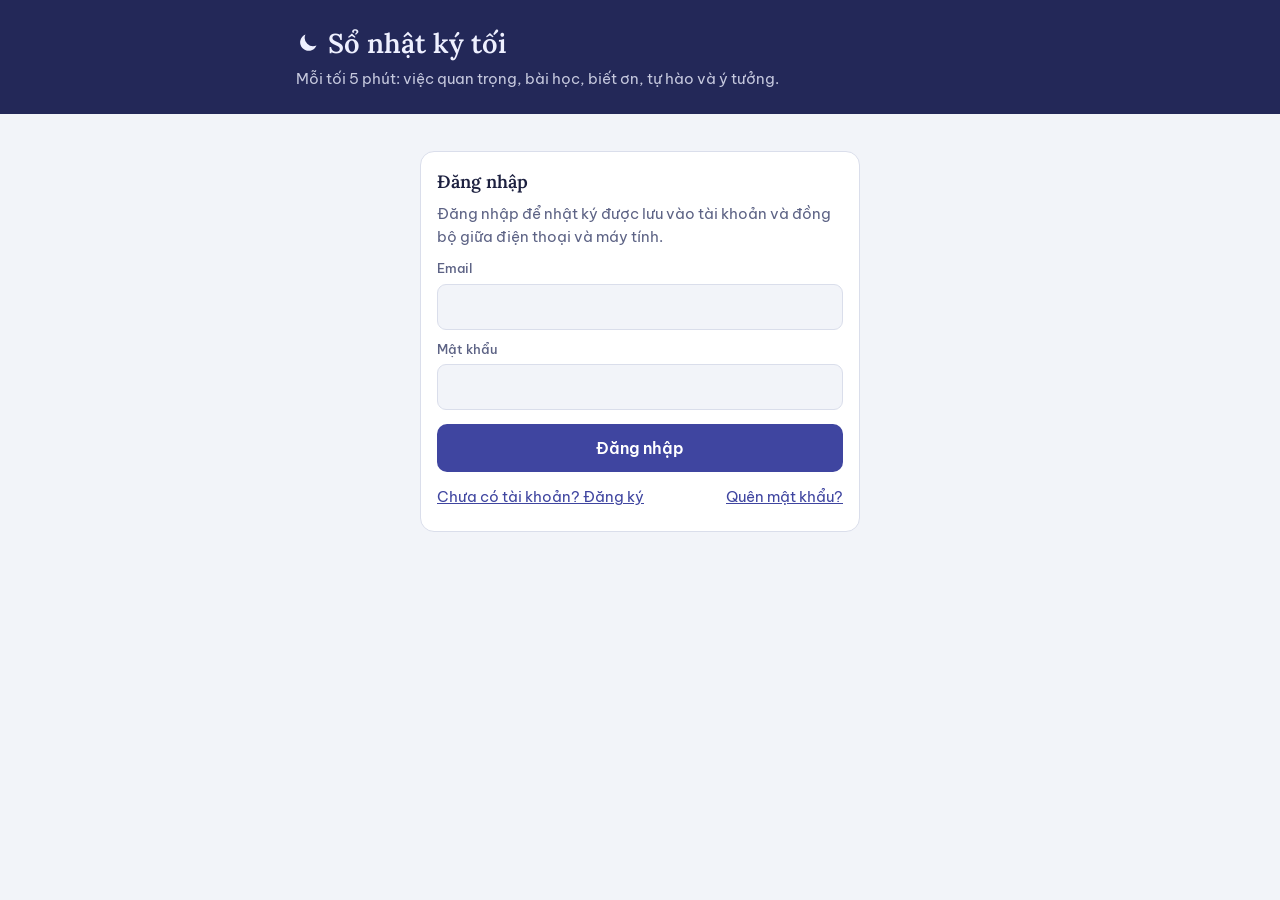
<file: nhat-ky/index.html>
<!doctype html>
<html lang="vi">
<head>
<meta charset="utf-8">
<meta name="viewport" content="width=device-width,initial-scale=1,viewport-fit=cover">
<title>Sổ nhật ký tối</title>
<meta name="description" content="Mỗi tối 5 phút: việc quan trọng, bài học, biết ơn, tự hào và ý tưởng. Miễn phí, đồng bộ giữa điện thoại và máy tính.">
<meta name="theme-color" content="#232858">
<meta name="apple-mobile-web-app-capable" content="yes">
<meta name="mobile-web-app-capable" content="yes">
<meta name="apple-mobile-web-app-status-bar-style" content="black-translucent">
<meta name="apple-mobile-web-app-title" content="Nhật ký tối">
<link rel="manifest" href="manifest.webmanifest">
<link rel="icon" href="icon-192.png" type="image/png">
<link rel="apple-touch-icon" href="apple-touch-icon.png">
<meta property="og:title" content="Sổ nhật ký tối">
<meta property="og:description" content="Mỗi tối 5 phút cho 5 câu hỏi. Cài lên điện thoại như một app, miễn phí.">
<meta property="og:image" content="icon-512.png">
<link rel="preconnect" href="https://fonts.googleapis.com">
<link rel="preconnect" href="https://fonts.gstatic.com" crossorigin>
<link rel="stylesheet" href="https://fonts.googleapis.com/css2?family=Be+Vietnam+Pro:wght@400;500;600&family=Lora:wght@500;600&display=swap">
<style>
:root{
  --bg:#F2F4F9; --surface:#FFFFFF; --ink:#1D2140; --muted:#5D6385; --line:#DADEEB;
  --accent:#3F45A0; --accent-soft:#E6E7F6; --warm:#B7761F; --warm-soft:#F6EBDA; --ok:#2E7D5B; --danger:#B3261E;
  --sky:#232858; --sky-ink:#EEF0FF;
  --f-display:"Lora",Georgia,"Times New Roman",serif;
  --f-body:"Be Vietnam Pro",system-ui,-apple-system,"Segoe UI",Roboto,sans-serif;
  color-scheme:light;
}
@media (prefers-color-scheme:dark){:root:not([data-theme="light"]){
  --bg:#12142A; --surface:#1B1E3A; --ink:#E7E9F7; --muted:#A3A8C8; --line:#2F3358;
  --accent:#A5AAF2; --accent-soft:#2A2E5C; --warm:#E3B26A; --warm-soft:#3A2F22; --ok:#6FCB9F; --danger:#F2A39C;
  --sky:#0C0E22; --sky-ink:#E7E9F7; color-scheme:dark}}
:root[data-theme="dark"]{
  --bg:#12142A; --surface:#1B1E3A; --ink:#E7E9F7; --muted:#A3A8C8; --line:#2F3358;
  --accent:#A5AAF2; --accent-soft:#2A2E5C; --warm:#E3B26A; --warm-soft:#3A2F22; --ok:#6FCB9F; --danger:#F2A39C;
  --sky:#0C0E22; --sky-ink:#E7E9F7; color-scheme:dark}
*{box-sizing:border-box}
html{-webkit-text-size-adjust:100%}
body{margin:0;background:var(--bg);color:var(--ink);font-family:var(--f-body);font-size:16px;line-height:1.55}
[hidden]{display:none!important}
.hero{background:var(--sky);color:var(--sky-ink);padding-top:calc(env(safe-area-inset-top,0px) + 22px)}
.wrap{max-width:720px;margin:0 auto;padding-left:max(16px,env(safe-area-inset-left,0px));padding-right:max(16px,env(safe-area-inset-right,0px))}
.hero h1{font-family:var(--f-display);font-weight:600;font-size:1.7rem;margin:0;display:flex;align-items:center;gap:.5rem}
.hero p{margin:.2rem 0 1rem;opacity:.8;font-size:.95rem}
.tabs{display:flex;gap:2px}
.tab{appearance:none;border:0;background:transparent;color:inherit;font:inherit;font-weight:500;padding:.6rem .9rem;border-radius:10px 10px 0 0;cursor:pointer;opacity:.75}
.tab[aria-selected="true"]{background:var(--bg);color:var(--ink);opacity:1}
:focus-visible{outline:2px solid var(--accent);outline-offset:2px}
main{padding-block:14px calc(60px + env(safe-area-inset-bottom,0px))}
.note{font-size:.92rem;color:var(--ink);background:var(--accent-soft);border-radius:10px;padding:.65rem .85rem;margin-top:10px}
.note.warm{background:var(--warm-soft)}
.note button{margin-top:.5rem}
.daterow{display:flex;gap:8px;align-items:center;margin:6px 0}
.daterow input{flex:1;min-width:0;font:inherit;padding:.5rem .6rem;border:1px solid var(--line);border-radius:9px;background:var(--surface);color:var(--ink)}
.iconbtn{appearance:none;border:1px solid var(--line);background:var(--surface);color:var(--ink);border-radius:9px;width:44px;height:44px;font-size:1.2rem;cursor:pointer;flex:none}
.iconbtn:disabled{opacity:.4}
.daymeta{display:flex;justify-content:space-between;align-items:center;gap:8px;font-size:.9rem;color:var(--muted)}
.pill{font-size:.8rem;padding:.2rem .65rem;border-radius:99px;background:var(--accent-soft);color:var(--accent);font-weight:500;white-space:nowrap}
.pill.saved{background:transparent;border:1px solid var(--ok);color:var(--ok)}
section.sec{background:var(--surface);border:1px solid var(--line);border-radius:14px;padding:16px;margin-top:14px;display:grid;gap:10px}
.sec h2{font-family:var(--f-display);font-weight:600;font-size:1.12rem;margin:0;display:flex;gap:.6rem;align-items:baseline}
.sec h2 .n{font-family:var(--f-body);font-size:.72rem;letter-spacing:.06em;color:var(--muted);font-weight:600;white-space:nowrap}
.field{display:grid;gap:4px}
.field label{font-size:.84rem;color:var(--muted);font-weight:500}
textarea,input[type=time]{font:inherit;color:var(--ink);background:var(--bg);border:1px solid var(--line);border-radius:9px;padding:.55rem .7rem;width:100%}
textarea{resize:vertical;min-height:2.7rem}
.grat{display:grid;gap:6px;padding:10px;border-radius:10px;background:var(--warm-soft)}
.grat textarea{background:var(--surface)}
.btn{appearance:none;border:0;font:inherit;font-weight:600;padding:.7rem 1.2rem;border-radius:10px;background:var(--accent);color:var(--surface);cursor:pointer;min-height:44px}
.btn.ghost{background:transparent;color:var(--accent);border:1px solid var(--line)}
.btn.danger{background:transparent;color:var(--danger);border:1px solid var(--line)}
.btn:disabled{opacity:.55;cursor:default}
.row{display:flex;flex-wrap:wrap;gap:8px;align-items:center}
.ranges{display:flex;flex-wrap:wrap;gap:6px;margin:6px 0 14px}
.ranges button{font:inherit;font-size:.9rem;padding:.45rem .85rem;border-radius:99px;border:1px solid var(--line);background:var(--surface);color:var(--ink);cursor:pointer}
.ranges button[aria-pressed="true"]{background:var(--accent);color:var(--surface);border-color:var(--accent)}
.stats{display:grid;grid-template-columns:repeat(3,minmax(0,1fr));gap:8px}
.stat{background:var(--surface);border:1px solid var(--line);border-radius:12px;padding:12px}
.stat b{display:block;font-family:var(--f-display);font-size:1.5rem;font-variant-numeric:tabular-nums}
.stat span{font-size:.8rem;color:var(--muted)}
.calhead{display:flex;justify-content:space-between;align-items:center;margin-top:16px}
.calhead b{font-family:var(--f-display);font-weight:600}
.cal{display:grid;grid-template-columns:repeat(7,minmax(0,1fr));gap:4px;margin-top:8px}
.cal .h{font-size:.72rem;color:var(--muted);text-align:center}
.cal button{aspect-ratio:1;border:1px solid var(--line);border-radius:8px;background:var(--surface);color:var(--muted);font:inherit;font-size:.85rem;font-variant-numeric:tabular-nums;cursor:pointer;padding:0;min-width:0}
.cal button.on{background:var(--accent);border-color:var(--accent);color:var(--surface);font-weight:600}
.cal button.today{outline:2px solid var(--warm);outline-offset:-2px}
.cal button:disabled{opacity:.35;cursor:default}
.group{margin-top:20px}
.group h3{font-family:var(--f-display);font-size:1.05rem;margin:0 0 6px}
.group ul{list-style:none;margin:0;padding:0;display:grid;gap:6px}
.group li{background:var(--surface);border:1px solid var(--line);border-radius:10px;padding:.55rem .75rem;overflow-wrap:anywhere}
.group li .d{font-size:.75rem;color:var(--muted);font-variant-numeric:tabular-nums;margin-right:.4rem}
.group li .ctx{display:block;font-size:.88rem;color:var(--muted)}
.empty{color:var(--muted);font-style:italic}
.card{background:var(--surface);border:1px solid var(--line);border-radius:14px;padding:16px;margin-top:14px}
.card h2{font-family:var(--f-display);font-weight:600;font-size:1.12rem;margin:0 0 6px}
.card p{margin:.3rem 0 .7rem;color:var(--muted);font-size:.93rem}
.card ol{margin:.3rem 0 .4rem;padding-left:1.2rem;font-size:.93rem}
.toast{position:fixed;left:50%;bottom:calc(18px + env(safe-area-inset-bottom,0px));transform:translateX(-50%);background:var(--ink);color:var(--bg);padding:.6rem 1rem;border-radius:10px;font-size:.92rem;max-width:calc(100% - 32px);z-index:9}
body.need-auth .tabs,body.need-auth [role=tabpanel]:not(#view-auth),body.need-auth #installTip{display:none!important}
.auth{max-width:440px;margin:10px auto 0}
.auth .field{margin-top:10px}
.auth input[type=email],.auth input[type=password]{font:inherit;color:var(--ink);background:var(--bg);border:1px solid var(--line);border-radius:9px;padding:.6rem .7rem;width:100%}
.auth .btn{width:100%;margin-top:14px}
.linkbtn{appearance:none;border:0;background:none;color:var(--accent);font:inherit;font-size:.92rem;padding:.4rem 0;cursor:pointer;text-decoration:underline}
.msg{font-size:.92rem;margin-top:10px;padding:.6rem .8rem;border-radius:10px;background:var(--accent-soft)}
.msg.err{background:var(--warm-soft)}
.syncline{font-size:.82rem;color:var(--muted);margin:2px 0 0;min-height:1.2em}
footer{color:var(--muted);font-size:.8rem;text-align:center;margin-top:28px}
@media (max-width:400px){.hero h1{font-size:1.45rem}.tab{padding:.55rem .7rem}}
</style>
</head>
<body>
<div class="hero"><div class="wrap">
  <h1><svg width="24" height="24" viewBox="0 0 24 24" aria-hidden="true"><path fill="currentColor" d="M20.5 14.6A8.5 8.5 0 0 1 9.4 3.5a8.5 8.5 0 1 0 11.1 11.1Z"/></svg>Sổ nhật ký tối</h1>
  <p>Mỗi tối 5 phút: việc quan trọng, bài học, biết ơn, tự hào và ý tưởng.</p>
  <p class="syncline" id="syncLine" style="color:inherit;opacity:.7;margin-top:-.7rem;margin-bottom:.8rem"></p>
  <div class="tabs" role="tablist">
    <button class="tab" role="tab" id="tab-viet" aria-selected="true" aria-controls="view-viet">Viết</button>
    <button class="tab" role="tab" id="tab-tonghop" aria-selected="false" aria-controls="view-tonghop">Tổng hợp</button>
    <button class="tab" role="tab" id="tab-caidat" aria-selected="false" aria-controls="view-caidat">Cài đặt</button>
  </div>
</div></div>

<main class="wrap">
  <div id="installTip" class="note warm" hidden></div>

  <!-- ĐĂNG NHẬP -->
  <div id="view-auth" role="tabpanel" hidden>
    <div class="card auth">
      <h2 id="authTitle">Đăng nhập</h2>
      <p id="authLead">Đăng nhập để nhật ký được lưu vào tài khoản và đồng bộ giữa điện thoại và máy tính.</p>
      <form id="authForm" novalidate>
        <div class="field" id="emailField"><label for="email">Email</label><input type="email" id="email" autocomplete="email" inputmode="email" required></div>
        <div class="field" id="pwField"><label for="pw">Mật khẩu</label><input type="password" id="pw" autocomplete="current-password" minlength="6" required></div>
        <div class="field" id="pw2Field" hidden><label for="pw2">Nhập lại mật khẩu</label><input type="password" id="pw2" autocomplete="new-password" minlength="6"></div>
        <button class="btn" id="authBtn" type="submit">Đăng nhập</button>
      </form>
      <div id="authMsg" class="msg" hidden></div>
      <div class="row" style="justify-content:space-between;margin-top:8px">
        <button class="linkbtn" id="toSignup" type="button">Chưa có tài khoản? Đăng ký</button>
        <button class="linkbtn" id="toForgot" type="button">Quên mật khẩu?</button>
      </div>
      <button class="linkbtn" id="resendBtn" type="button" hidden>Gửi lại email xác nhận</button>
    </div>
  </div>

  <!-- VIẾT -->
  <div id="view-viet" role="tabpanel" aria-labelledby="tab-viet">
    <div class="daterow">
      <button class="iconbtn" id="prev" type="button" aria-label="Ngày trước">‹</button>
      <input type="date" id="date" aria-label="Ngày ghi">
      <button class="iconbtn" id="next" type="button" aria-label="Ngày sau">›</button>
    </div>
    <div class="daymeta"><span id="weekday"></span><span id="state" class="pill">Chưa ghi</span></div>

    <section class="sec">
      <h2><span class="n">MỤC 1</span>Ba việc quan trọng nhất hôm nay</h2>
      <div class="field"><label for="viec1">Việc 1</label><textarea id="viec1" rows="1"></textarea></div>
      <div class="field"><label for="viec2">Việc 2</label><textarea id="viec2" rows="1"></textarea></div>
      <div class="field"><label for="viec3">Việc 3</label><textarea id="viec3" rows="1"></textarea></div>
    </section>

    <section class="sec">
      <h2><span class="n">MỤC 2</span>Ba bài học của tôi</h2>
      <div class="field"><label for="hoc1">Bài học 1</label><textarea id="hoc1" rows="1"></textarea></div>
      <div class="field"><label for="hoc2">Bài học 2</label><textarea id="hoc2" rows="1"></textarea></div>
      <div class="field"><label for="hoc3">Bài học 3</label><textarea id="hoc3" rows="1"></textarea></div>
    </section>

    <section class="sec">
      <h2><span class="n">MỤC 3</span>Ba điều tôi biết ơn</h2>
      <div class="grat">
        <div class="field"><label for="on1">Điều biết ơn 1</label><textarea id="on1" rows="1"></textarea></div>
        <div class="field"><label for="ctx1">Bối cảnh: ở đâu, với ai, chuyện gì xảy ra</label><textarea id="ctx1" rows="1"></textarea></div>
      </div>
      <div class="grat">
        <div class="field"><label for="on2">Điều biết ơn 2</label><textarea id="on2" rows="1"></textarea></div>
        <div class="field"><label for="ctx2">Bối cảnh</label><textarea id="ctx2" rows="1"></textarea></div>
      </div>
      <div class="grat">
        <div class="field"><label for="on3">Điều biết ơn 3</label><textarea id="on3" rows="1"></textarea></div>
        <div class="field"><label for="ctx3">Bối cảnh</label><textarea id="ctx3" rows="1"></textarea></div>
      </div>
    </section>

    <section class="sec">
      <h2><span class="n">MỤC 4</span>Điều tôi thấy tự hào nhất hôm nay</h2>
      <div class="field"><label for="tuhao">Điều tự hào</label><textarea id="tuhao" rows="1"></textarea></div>
      <div class="field"><label for="visao">Vì sao tôi tự hào</label><textarea id="visao" rows="2"></textarea></div>
    </section>

    <section class="sec">
      <h2><span class="n">MỤC 5</span>Ý tưởng có thể triển khai</h2>
      <div class="field"><label for="ytuong">Ý tưởng</label><textarea id="ytuong" rows="2"></textarea></div>
      <div class="field"><label for="buoc">Bước nhỏ đầu tiên để bắt đầu</label><textarea id="buoc" rows="1"></textarea></div>
    </section>
    <p class="note">Bạn gõ tới đâu, app tự lưu tới đó và tự đồng bộ lên tài khoản. Mất mạng vẫn viết được, có mạng lại app tự gửi lên.</p>
  </div>

  <!-- TỔNG HỢP -->
  <div id="view-tonghop" role="tabpanel" aria-labelledby="tab-tonghop" hidden>
    <div class="ranges" id="ranges">
      <button type="button" data-r="7" aria-pressed="false">7 ngày qua</button>
      <button type="button" data-r="week" aria-pressed="false">Tuần này</button>
      <button type="button" data-r="month" aria-pressed="true">Tháng này</button>
      <button type="button" data-r="all" aria-pressed="false">Tất cả</button>
    </div>
    <div class="stats">
      <div class="stat"><b id="s-days">0</b><span id="s-days-l">ngày đã ghi</span></div>
      <div class="stat"><b id="s-streak">0</b><span>ngày liên tiếp</span></div>
      <div class="stat"><b id="s-ideas">0</b><span>ý tưởng</span></div>
    </div>
    <div class="calhead">
      <button class="iconbtn" id="calPrev" type="button" aria-label="Tháng trước">‹</button>
      <b id="calTitle"></b>
      <button class="iconbtn" id="calNext" type="button" aria-label="Tháng sau">›</button>
    </div>
    <div class="cal" id="cal"></div>
    <div class="row" style="margin-top:14px"><button class="btn ghost" id="copyRange" type="button">Sao chép tổng hợp</button></div>
    <div id="groups"></div>
  </div>

  <!-- CÀI ĐẶT -->
  <div id="view-caidat" role="tabpanel" aria-labelledby="tab-caidat" hidden>
    <div class="card">
      <h2>Tài khoản</h2>
      <p id="acctInfo"></p>
      <div class="row">
        <button class="btn" id="syncNow" type="button">Đồng bộ ngay</button>
        <button class="btn ghost" id="changePw" type="button">Đổi mật khẩu</button>
        <button class="btn ghost" id="logout" type="button">Đăng xuất</button>
      </div>
    </div>

    <div class="card">
      <h2>Nhắc mỗi tối</h2>
      <p>Chọn giờ rồi bấm “Thêm nhắc vào lịch”. Điện thoại sẽ tải một tệp lịch, mở tệp đó và bấm Thêm. Lịch sẽ báo bạn mỗi ngày đúng giờ, kể cả khi app đang đóng.</p>
      <div class="row">
        <label for="remTime" style="font-weight:500">Giờ nhắc</label>
        <input type="time" id="remTime" value="21:00" style="width:auto">
      </div>
      <div class="row" style="margin-top:10px">
        <button class="btn" id="addCal" type="button">Thêm nhắc vào lịch</button>
        <button class="btn ghost" id="notifBtn" type="button">Bật thông báo trong app</button>
      </div>
      <p id="notifInfo" style="margin-top:.6rem"></p>
    </div>

    <div class="card">
      <h2>Sao lưu dữ liệu</h2>
      <p id="dataInfo"></p>
      <div class="row">
        <button class="btn" id="exportJson" type="button">Tải bản sao lưu</button>
        <button class="btn ghost" id="exportMd" type="button">Xuất văn bản (.md)</button>
        <button class="btn ghost" id="importBtn" type="button">Nhập từ bản sao lưu</button>
        <input type="file" id="importFile" accept=".json,application/json" hidden>
      </div>
    </div>

    <div class="card">
      <h2>Cài app lên điện thoại</h2>
      <button class="btn" id="installBtn" type="button" hidden>Cài app ngay</button>
      <p><b>iPhone (Safari):</b></p>
      <ol><li>Mở trang này bằng Safari.</li><li>Bấm nút Chia sẻ (ô vuông có mũi tên lên).</li><li>Chọn “Thêm vào MH chính”, rồi bấm Thêm.</li></ol>
      <p><b>Android (Chrome):</b></p>
      <ol><li>Mở trang này bằng Chrome.</li><li>Bấm dấu ba chấm ở góc trên bên phải.</li><li>Chọn “Thêm vào màn hình chính” hoặc “Cài đặt ứng dụng”.</li></ol>
    </div>

    <div class="card">
      <h2>Xóa toàn bộ</h2>
      <p>Xóa mọi trang nhật ký trong tài khoản, trên mọi thiết bị. Hãy tải bản sao lưu trước.</p>
      <button class="btn danger" id="wipe" type="button">Xóa toàn bộ nhật ký</button>
    </div>
    <footer>Miễn phí. Nhật ký lưu trong tài khoản của bạn, chỉ bạn đọc được.</footer>
  </div>
</main>
<div id="toast" class="toast" role="status" hidden></div>
<script src="config.js"></script>
<script src="supabase.js"></script>

<script src="app.js"></script>
</body>
</html>
</file>
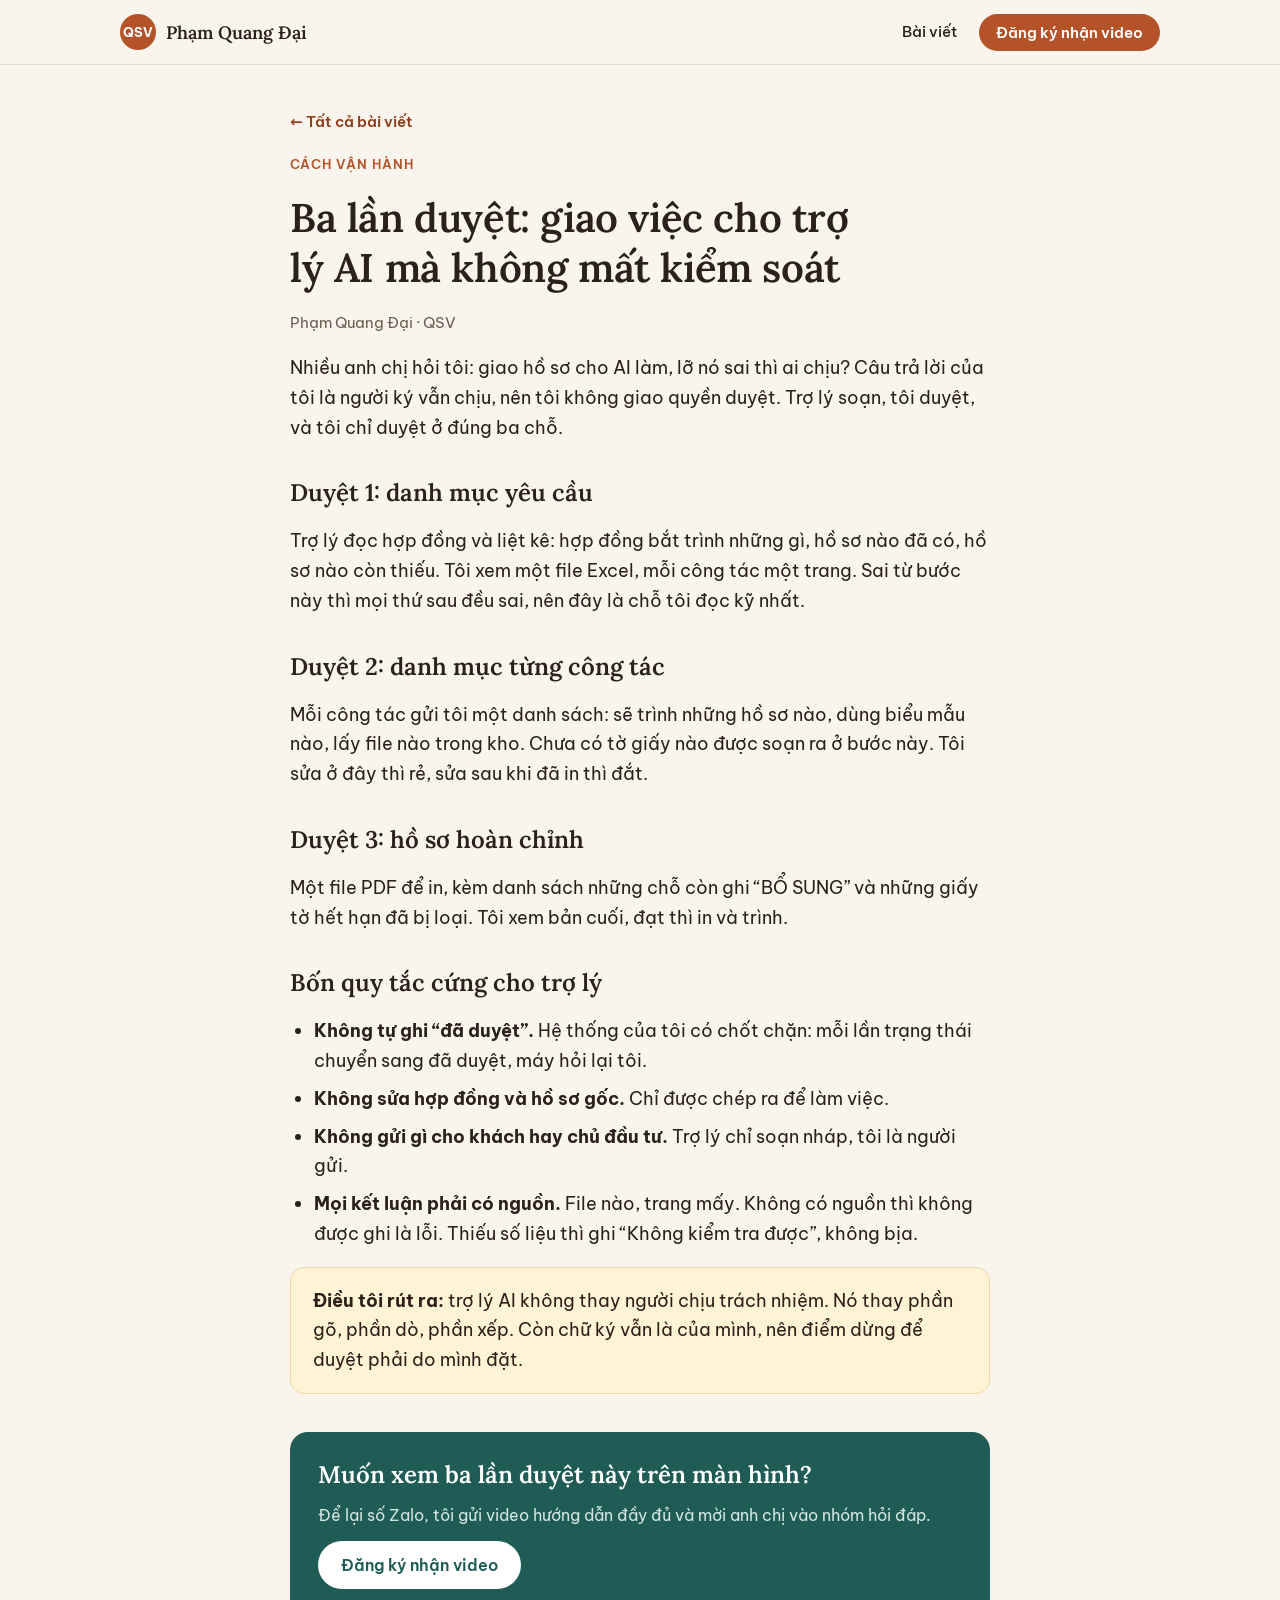
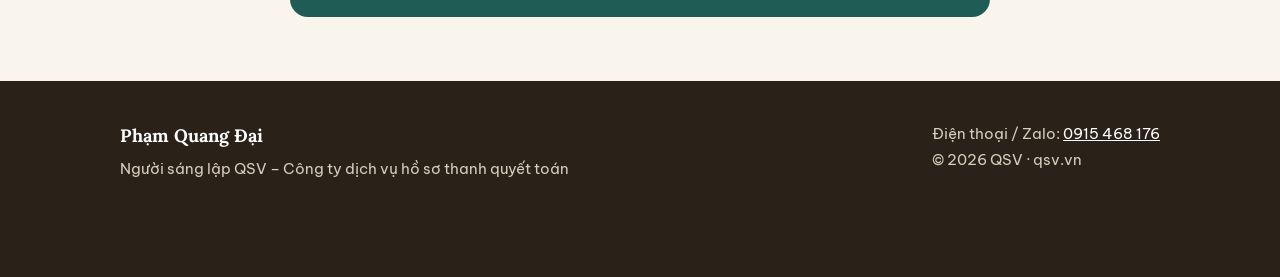
<file: bai-viet/ba-lan-duyet.html>
<!doctype html>
<html lang="vi">
<head>
<meta charset="utf-8">
<meta name="viewport" content="width=device-width, initial-scale=1">
<title>Ba lần duyệt: giao việc cho trợ lý AI mà không mất kiểm soát | Phạm Quang Đại – QSV</title>
<meta name="description" content="Trợ lý AI làm nhanh nhưng sai cũng nhanh. Ba điểm dừng và bốn quy tắc cứng giúp tôi yên tâm ký vào hồ sơ.">
<meta property="og:type" content="article">
<meta property="og:title" content="Ba lần duyệt: giao việc cho trợ lý AI mà không mất kiểm soát">
<meta property="og:description" content="Ba điểm dừng và bốn quy tắc cứng giúp tôi yên tâm ký vào hồ sơ do trợ lý AI soạn.">
<link rel="preconnect" href="https://fonts.googleapis.com">
<link rel="preconnect" href="https://fonts.gstatic.com" crossorigin>
<link rel="stylesheet" href="https://fonts.googleapis.com/css2?family=Be+Vietnam+Pro:wght@400;500;600;700&family=Lora:ital,wght@0,500;0,600;1,600&display=swap">
<link rel="stylesheet" href="../assets/site.css">
</head>
<body>
<header class="top">
  <div class="wrap">
    <a class="brand" href="../index.html"><span class="mark">QSV</span><span class="full">Phạm Quang Đại</span></a>
    <nav class="nav"><a class="l" href="../index.html#bai-viet">Bài viết</a><a class="btn btn-main btn-sm" href="../index.html#dang-ky">Đăng ký nhận video</a></nav>
  </div>
</header>

<main class="article">
  <a class="back" href="../index.html#bai-viet">← Tất cả bài viết</a>
  <span class="eyebrow">Cách vận hành</span>
  <h1>Ba lần duyệt: giao việc cho trợ lý AI mà không mất kiểm soát</h1>
  <p class="meta">Phạm Quang Đại · QSV</p>

  <p>Nhiều anh chị hỏi tôi: giao hồ sơ cho AI làm, lỡ nó sai thì ai chịu? Câu trả lời của tôi là người ký vẫn chịu, nên tôi không giao quyền duyệt. Trợ lý soạn, tôi duyệt, và tôi chỉ duyệt ở đúng ba chỗ.</p>

  <h2>Duyệt 1: danh mục yêu cầu</h2>
  <p>Trợ lý đọc hợp đồng và liệt kê: hợp đồng bắt trình những gì, hồ sơ nào đã có, hồ sơ nào còn thiếu. Tôi xem một file Excel, mỗi công tác một trang. Sai từ bước này thì mọi thứ sau đều sai, nên đây là chỗ tôi đọc kỹ nhất.</p>

  <h2>Duyệt 2: danh mục từng công tác</h2>
  <p>Mỗi công tác gửi tôi một danh sách: sẽ trình những hồ sơ nào, dùng biểu mẫu nào, lấy file nào trong kho. Chưa có tờ giấy nào được soạn ra ở bước này. Tôi sửa ở đây thì rẻ, sửa sau khi đã in thì đắt.</p>

  <h2>Duyệt 3: hồ sơ hoàn chỉnh</h2>
  <p>Một file PDF để in, kèm danh sách những chỗ còn ghi “BỔ SUNG” và những giấy tờ hết hạn đã bị loại. Tôi xem bản cuối, đạt thì in và trình.</p>

  <h2>Bốn quy tắc cứng cho trợ lý</h2>
  <ul>
    <li><b>Không tự ghi “đã duyệt”.</b> Hệ thống của tôi có chốt chặn: mỗi lần trạng thái chuyển sang đã duyệt, máy hỏi lại tôi.</li>
    <li><b>Không sửa hợp đồng và hồ sơ gốc.</b> Chỉ được chép ra để làm việc.</li>
    <li><b>Không gửi gì cho khách hay chủ đầu tư.</b> Trợ lý chỉ soạn nháp, tôi là người gửi.</li>
    <li><b>Mọi kết luận phải có nguồn.</b> File nào, trang mấy. Không có nguồn thì không được ghi là lỗi. Thiếu số liệu thì ghi “Không kiểm tra được”, không bịa.</li>
  </ul>

  <div class="box"><p><b>Điều tôi rút ra:</b> trợ lý AI không thay người chịu trách nhiệm. Nó thay phần gõ, phần dò, phần xếp. Còn chữ ký vẫn là của mình, nên điểm dừng để duyệt phải do mình đặt.</p></div>

  <div class="article-cta">
    <h2>Muốn xem ba lần duyệt này trên màn hình?</h2>
    <p>Để lại số Zalo, tôi gửi video hướng dẫn đầy đủ và mời anh chị vào nhóm hỏi đáp.</p>
    <a class="btn btn-main" href="../index.html#dang-ky">Đăng ký nhận video</a>
  </div>
</main>

<footer><div class="wrap"><div><b>Phạm Quang Đại</b>Người sáng lập QSV – Công ty dịch vụ hồ sơ thanh quyết toán</div><div>Điện thoại / Zalo: <a href="#" data-goi><span data-so></span></a><br>© <span data-nam></span> QSV · qsv.vn</div></div></footer>
<div class="dock"><a class="btn btn-zalo" href="#" data-zalo target="_blank" rel="noopener">Nhắn Zalo</a><a class="btn btn-main" href="../index.html#dang-ky">Đăng ký</a></div>
<script src="../assets/cau-hinh.js"></script>
<script src="../assets/site.js"></script>
</body>
</html>
</file>
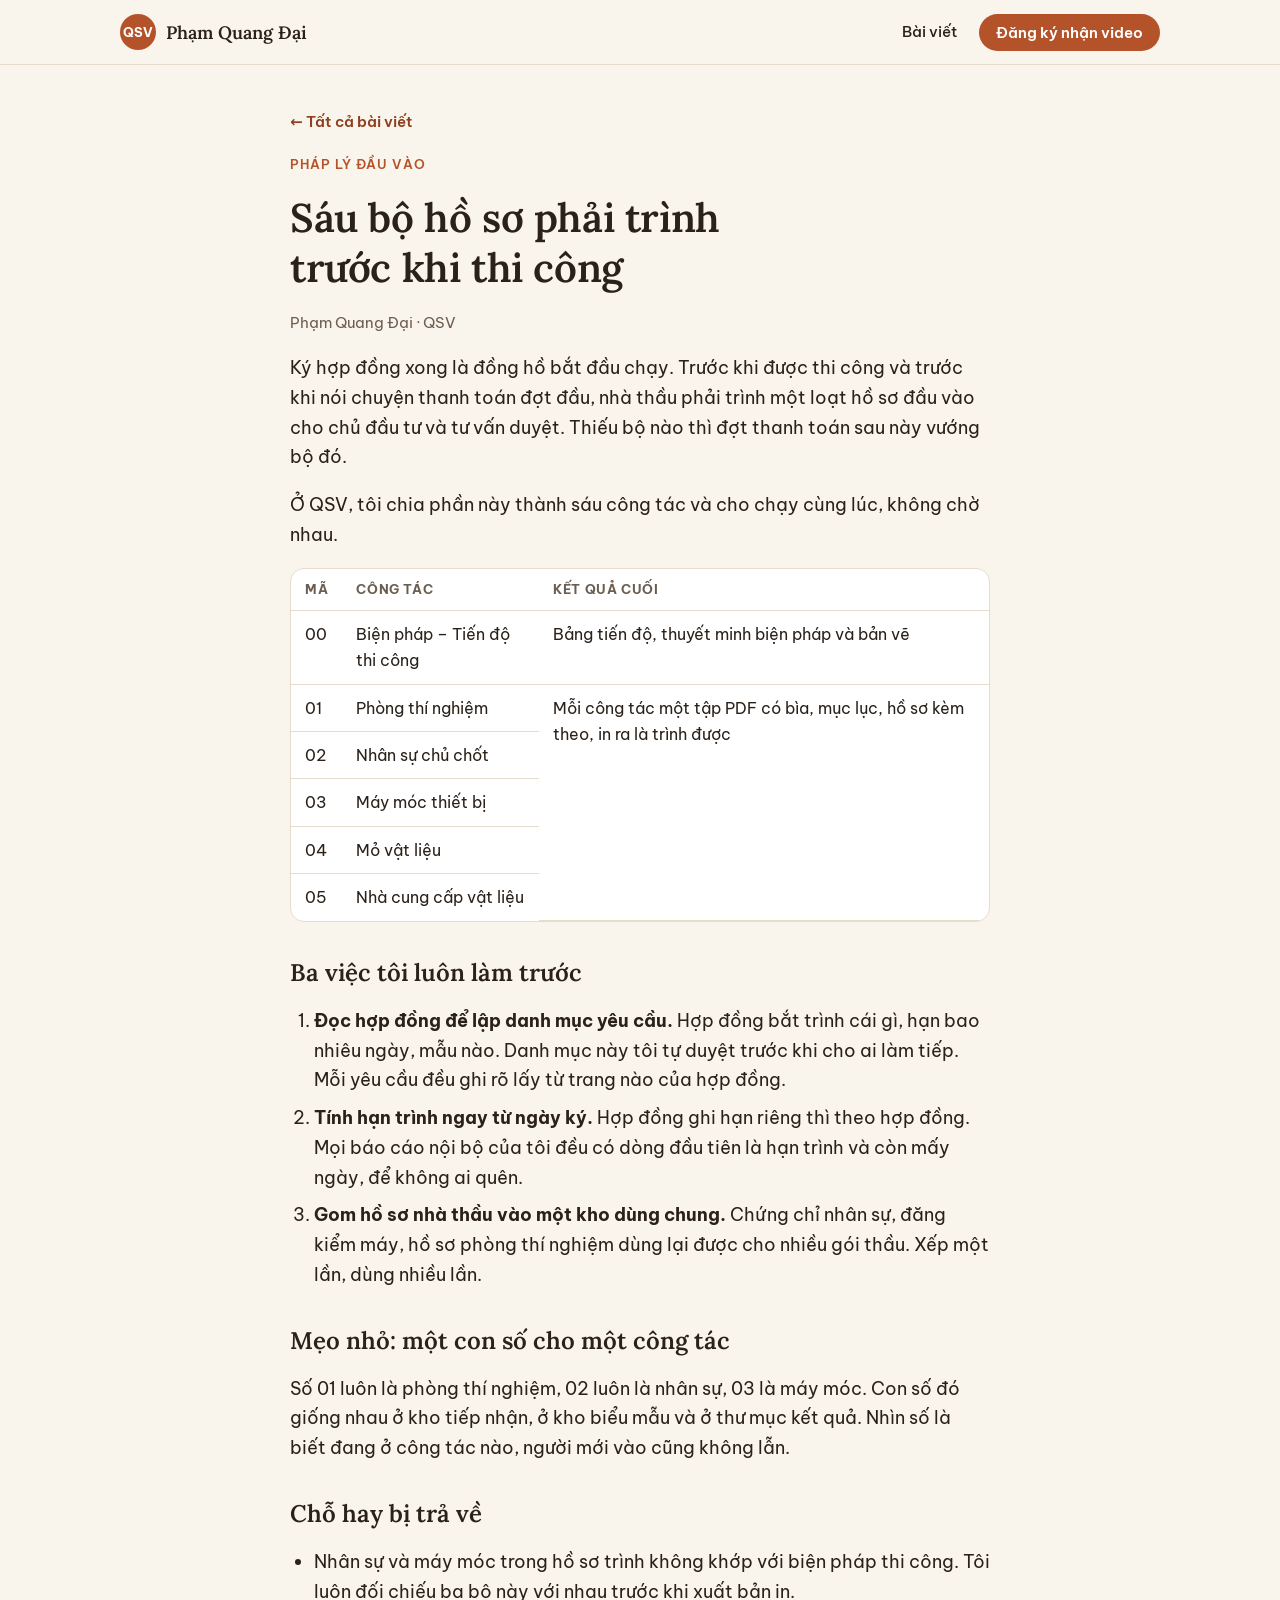
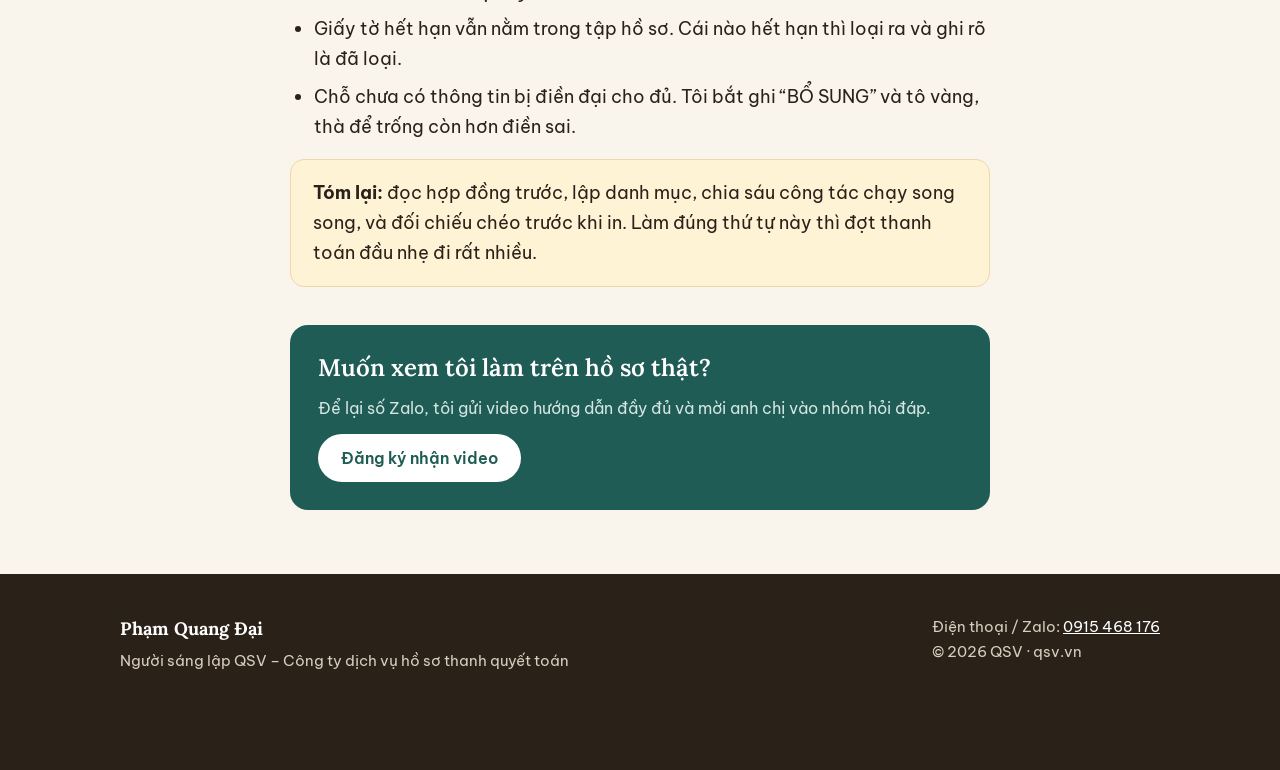
<file: bai-viet/sau-bo-ho-so-trinh-truoc-khi-thi-cong.html>
<!doctype html>
<html lang="vi">
<head>
<meta charset="utf-8">
<meta name="viewport" content="width=device-width, initial-scale=1">
<title>Sáu bộ hồ sơ phải trình trước khi thi công | Phạm Quang Đại – QSV</title>
<meta name="description" content="Sáu công tác trình duyệt đầu vào tôi luôn làm song song ngay sau khi ký hợp đồng, và cách đánh số để không lẫn.">
<meta property="og:type" content="article">
<meta property="og:title" content="Sáu bộ hồ sơ phải trình trước khi thi công">
<meta property="og:description" content="Ký hợp đồng xong là đồng hồ chạy. Sáu công tác tôi luôn làm song song và cách đánh số để không lẫn.">
<link rel="preconnect" href="https://fonts.googleapis.com">
<link rel="preconnect" href="https://fonts.gstatic.com" crossorigin>
<link rel="stylesheet" href="https://fonts.googleapis.com/css2?family=Be+Vietnam+Pro:wght@400;500;600;700&family=Lora:ital,wght@0,500;0,600;1,600&display=swap">
<link rel="stylesheet" href="../assets/site.css">
</head>
<body>
<header class="top">
  <div class="wrap">
    <a class="brand" href="../index.html"><span class="mark">QSV</span><span class="full">Phạm Quang Đại</span></a>
    <nav class="nav"><a class="l" href="../index.html#bai-viet">Bài viết</a><a class="btn btn-main btn-sm" href="../index.html#dang-ky">Đăng ký nhận video</a></nav>
  </div>
</header>

<main class="article">
  <a class="back" href="../index.html#bai-viet">← Tất cả bài viết</a>
  <span class="eyebrow">Pháp lý đầu vào</span>
  <h1>Sáu bộ hồ sơ phải trình trước khi thi công</h1>
  <p class="meta">Phạm Quang Đại · QSV</p>

  <p>Ký hợp đồng xong là đồng hồ bắt đầu chạy. Trước khi được thi công và trước khi nói chuyện thanh toán đợt đầu, nhà thầu phải trình một loạt hồ sơ đầu vào cho chủ đầu tư và tư vấn duyệt. Thiếu bộ nào thì đợt thanh toán sau này vướng bộ đó.</p>
  <p>Ở QSV, tôi chia phần này thành sáu công tác và cho chạy cùng lúc, không chờ nhau.</p>

  <div class="tbl"><table>
    <thead><tr><th>Mã</th><th>Công tác</th><th>Kết quả cuối</th></tr></thead>
    <tbody>
      <tr><td>00</td><td>Biện pháp – Tiến độ thi công</td><td>Bảng tiến độ, thuyết minh biện pháp và bản vẽ</td></tr>
      <tr><td>01</td><td>Phòng thí nghiệm</td><td rowspan="5">Mỗi công tác một tập PDF có bìa, mục lục, hồ sơ kèm theo, in ra là trình được</td></tr>
      <tr><td>02</td><td>Nhân sự chủ chốt</td></tr>
      <tr><td>03</td><td>Máy móc thiết bị</td></tr>
      <tr><td>04</td><td>Mỏ vật liệu</td></tr>
      <tr><td>05</td><td>Nhà cung cấp vật liệu</td></tr>
    </tbody>
  </table></div>

  <h2>Ba việc tôi luôn làm trước</h2>
  <ol>
    <li><b>Đọc hợp đồng để lập danh mục yêu cầu.</b> Hợp đồng bắt trình cái gì, hạn bao nhiêu ngày, mẫu nào. Danh mục này tôi tự duyệt trước khi cho ai làm tiếp. Mỗi yêu cầu đều ghi rõ lấy từ trang nào của hợp đồng.</li>
    <li><b>Tính hạn trình ngay từ ngày ký.</b> Hợp đồng ghi hạn riêng thì theo hợp đồng. Mọi báo cáo nội bộ của tôi đều có dòng đầu tiên là hạn trình và còn mấy ngày, để không ai quên.</li>
    <li><b>Gom hồ sơ nhà thầu vào một kho dùng chung.</b> Chứng chỉ nhân sự, đăng kiểm máy, hồ sơ phòng thí nghiệm dùng lại được cho nhiều gói thầu. Xếp một lần, dùng nhiều lần.</li>
  </ol>

  <h2>Mẹo nhỏ: một con số cho một công tác</h2>
  <p>Số 01 luôn là phòng thí nghiệm, 02 luôn là nhân sự, 03 là máy móc. Con số đó giống nhau ở kho tiếp nhận, ở kho biểu mẫu và ở thư mục kết quả. Nhìn số là biết đang ở công tác nào, người mới vào cũng không lẫn.</p>

  <h2>Chỗ hay bị trả về</h2>
  <ul>
    <li>Nhân sự và máy móc trong hồ sơ trình không khớp với biện pháp thi công. Tôi luôn đối chiếu ba bộ này với nhau trước khi xuất bản in.</li>
    <li>Giấy tờ hết hạn vẫn nằm trong tập hồ sơ. Cái nào hết hạn thì loại ra và ghi rõ là đã loại.</li>
    <li>Chỗ chưa có thông tin bị điền đại cho đủ. Tôi bắt ghi “BỔ SUNG” và tô vàng, thà để trống còn hơn điền sai.</li>
  </ul>

  <div class="box"><p><b>Tóm lại:</b> đọc hợp đồng trước, lập danh mục, chia sáu công tác chạy song song, và đối chiếu chéo trước khi in. Làm đúng thứ tự này thì đợt thanh toán đầu nhẹ đi rất nhiều.</p></div>

  <div class="article-cta">
    <h2>Muốn xem tôi làm trên hồ sơ thật?</h2>
    <p>Để lại số Zalo, tôi gửi video hướng dẫn đầy đủ và mời anh chị vào nhóm hỏi đáp.</p>
    <a class="btn btn-main" href="../index.html#dang-ky">Đăng ký nhận video</a>
  </div>
</main>

<footer><div class="wrap"><div><b>Phạm Quang Đại</b>Người sáng lập QSV – Công ty dịch vụ hồ sơ thanh quyết toán</div><div>Điện thoại / Zalo: <a href="#" data-goi><span data-so></span></a><br>© <span data-nam></span> QSV · qsv.vn</div></div></footer>
<div class="dock"><a class="btn btn-zalo" href="#" data-zalo target="_blank" rel="noopener">Nhắn Zalo</a><a class="btn btn-main" href="../index.html#dang-ky">Đăng ký</a></div>
<script src="../assets/cau-hinh.js"></script>
<script src="../assets/site.js"></script>
</body>
</html>
</file>
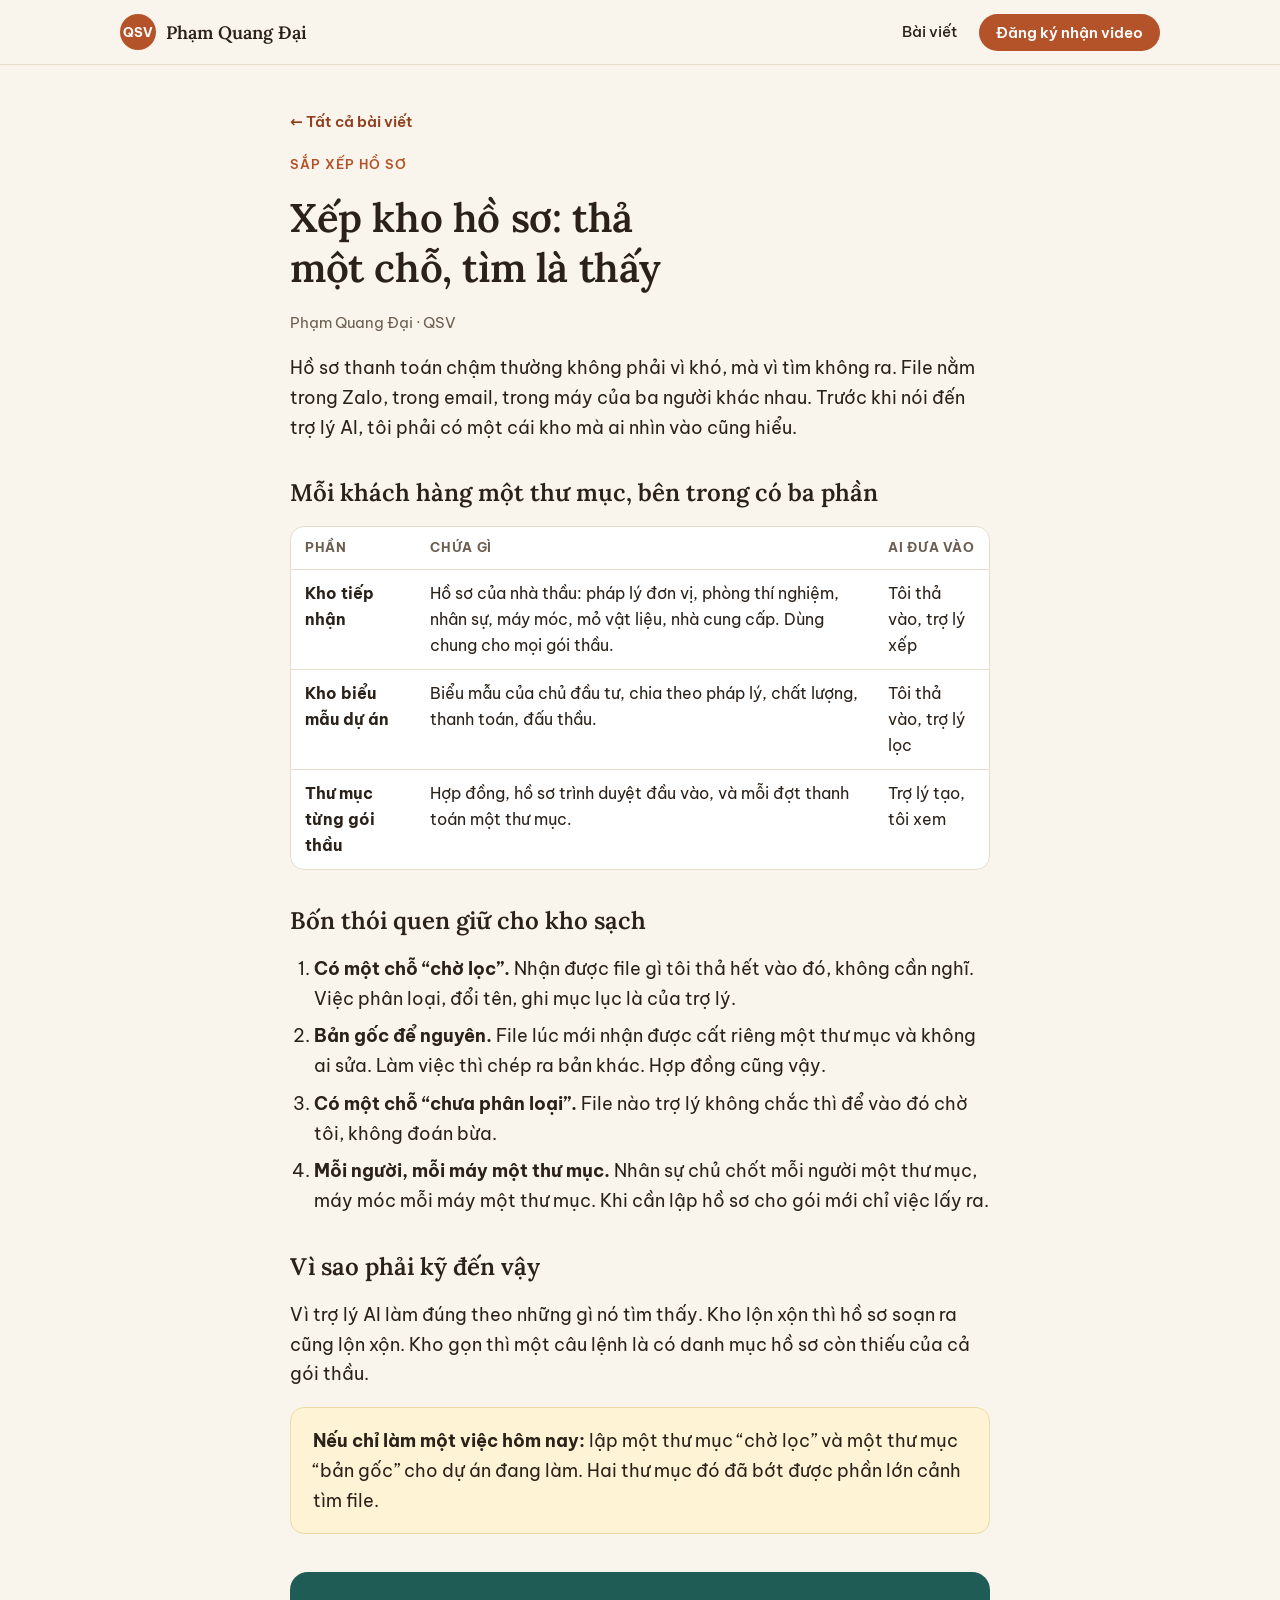
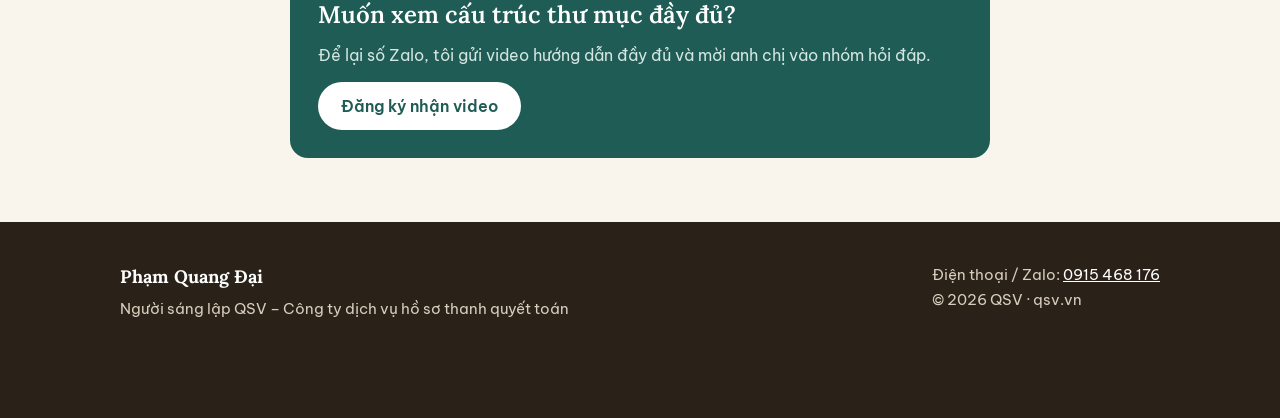
<file: bai-viet/xep-kho-ho-so.html>
<!doctype html>
<html lang="vi">
<head>
<meta charset="utf-8">
<meta name="viewport" content="width=device-width, initial-scale=1">
<title>Xếp kho hồ sơ: thả một chỗ, tìm là thấy | Phạm Quang Đại – QSV</title>
<meta name="description" content="Cấu trúc thư mục tôi dùng cho mọi khách hàng làm hồ sơ thanh quyết toán, và vì sao bản gốc không bao giờ bị động vào.">
<meta property="og:type" content="article">
<meta property="og:title" content="Xếp kho hồ sơ: thả một chỗ, tìm là thấy">
<meta property="og:description" content="Cấu trúc thư mục tôi dùng cho mọi khách hàng, và vì sao bản gốc không bao giờ bị động vào.">
<link rel="preconnect" href="https://fonts.googleapis.com">
<link rel="preconnect" href="https://fonts.gstatic.com" crossorigin>
<link rel="stylesheet" href="https://fonts.googleapis.com/css2?family=Be+Vietnam+Pro:wght@400;500;600;700&family=Lora:ital,wght@0,500;0,600;1,600&display=swap">
<link rel="stylesheet" href="../assets/site.css">
</head>
<body>
<header class="top">
  <div class="wrap">
    <a class="brand" href="../index.html"><span class="mark">QSV</span><span class="full">Phạm Quang Đại</span></a>
    <nav class="nav"><a class="l" href="../index.html#bai-viet">Bài viết</a><a class="btn btn-main btn-sm" href="../index.html#dang-ky">Đăng ký nhận video</a></nav>
  </div>
</header>

<main class="article">
  <a class="back" href="../index.html#bai-viet">← Tất cả bài viết</a>
  <span class="eyebrow">Sắp xếp hồ sơ</span>
  <h1>Xếp kho hồ sơ: thả một chỗ, tìm là thấy</h1>
  <p class="meta">Phạm Quang Đại · QSV</p>

  <p>Hồ sơ thanh toán chậm thường không phải vì khó, mà vì tìm không ra. File nằm trong Zalo, trong email, trong máy của ba người khác nhau. Trước khi nói đến trợ lý AI, tôi phải có một cái kho mà ai nhìn vào cũng hiểu.</p>

  <h2>Mỗi khách hàng một thư mục, bên trong có ba phần</h2>
  <div class="tbl"><table>
    <thead><tr><th>Phần</th><th>Chứa gì</th><th>Ai đưa vào</th></tr></thead>
    <tbody>
      <tr><td><b>Kho tiếp nhận</b></td><td>Hồ sơ của nhà thầu: pháp lý đơn vị, phòng thí nghiệm, nhân sự, máy móc, mỏ vật liệu, nhà cung cấp. Dùng chung cho mọi gói thầu.</td><td>Tôi thả vào, trợ lý xếp</td></tr>
      <tr><td><b>Kho biểu mẫu dự án</b></td><td>Biểu mẫu của chủ đầu tư, chia theo pháp lý, chất lượng, thanh toán, đấu thầu.</td><td>Tôi thả vào, trợ lý lọc</td></tr>
      <tr><td><b>Thư mục từng gói thầu</b></td><td>Hợp đồng, hồ sơ trình duyệt đầu vào, và mỗi đợt thanh toán một thư mục.</td><td>Trợ lý tạo, tôi xem</td></tr>
    </tbody>
  </table></div>

  <h2>Bốn thói quen giữ cho kho sạch</h2>
  <ol>
    <li><b>Có một chỗ “chờ lọc”.</b> Nhận được file gì tôi thả hết vào đó, không cần nghĩ. Việc phân loại, đổi tên, ghi mục lục là của trợ lý.</li>
    <li><b>Bản gốc để nguyên.</b> File lúc mới nhận được cất riêng một thư mục và không ai sửa. Làm việc thì chép ra bản khác. Hợp đồng cũng vậy.</li>
    <li><b>Có một chỗ “chưa phân loại”.</b> File nào trợ lý không chắc thì để vào đó chờ tôi, không đoán bừa.</li>
    <li><b>Mỗi người, mỗi máy một thư mục.</b> Nhân sự chủ chốt mỗi người một thư mục, máy móc mỗi máy một thư mục. Khi cần lập hồ sơ cho gói mới chỉ việc lấy ra.</li>
  </ol>

  <h2>Vì sao phải kỹ đến vậy</h2>
  <p>Vì trợ lý AI làm đúng theo những gì nó tìm thấy. Kho lộn xộn thì hồ sơ soạn ra cũng lộn xộn. Kho gọn thì một câu lệnh là có danh mục hồ sơ còn thiếu của cả gói thầu.</p>

  <div class="box"><p><b>Nếu chỉ làm một việc hôm nay:</b> lập một thư mục “chờ lọc” và một thư mục “bản gốc” cho dự án đang làm. Hai thư mục đó đã bớt được phần lớn cảnh tìm file.</p></div>

  <div class="article-cta">
    <h2>Muốn xem cấu trúc thư mục đầy đủ?</h2>
    <p>Để lại số Zalo, tôi gửi video hướng dẫn đầy đủ và mời anh chị vào nhóm hỏi đáp.</p>
    <a class="btn btn-main" href="../index.html#dang-ky">Đăng ký nhận video</a>
  </div>
</main>

<footer><div class="wrap"><div><b>Phạm Quang Đại</b>Người sáng lập QSV – Công ty dịch vụ hồ sơ thanh quyết toán</div><div>Điện thoại / Zalo: <a href="#" data-goi><span data-so></span></a><br>© <span data-nam></span> QSV · qsv.vn</div></div></footer>
<div class="dock"><a class="btn btn-zalo" href="#" data-zalo target="_blank" rel="noopener">Nhắn Zalo</a><a class="btn btn-main" href="../index.html#dang-ky">Đăng ký</a></div>
<script src="../assets/cau-hinh.js"></script>
<script src="../assets/site.js"></script>
</body>
</html>
</file>
<file: assets/site.css>
/* Trang cá nhân Phạm Quang Đại – QSV. Phong cách: gần gũi, giấy ấm, chữ có chân cho tiêu đề. */
:root{
  --bg:#FAF5EC; --paper:#FFFFFF; --ink:#2A2119; --muted:#6B5D50; --line:#E6DCCB;
  --accent:#B4532A; --accent-dark:#8F3F1E; --accent-soft:#F6E3D6;
  --green:#1F5C55; --green-soft:#E1EEEA; --seal:#B42318; --seal-soft:#FBE9E7;
  --zalo:#0068FF; --gold:#8A5A00; --gold-soft:#FFF3D6;
  --f-head:"Lora", Georgia, "Times New Roman", serif;
  --f-body:"Be Vietnam Pro", system-ui, "Segoe UI", Arial, sans-serif;
  --r:14px; --w:1080px;
  color-scheme:light;
}
*{box-sizing:border-box}
html{scroll-behavior:smooth;-webkit-text-size-adjust:100%}
body{margin:0;background:var(--bg);color:var(--ink);font:16px/1.7 var(--f-body)}
img{max-width:100%;display:block}
a{color:var(--accent-dark)}
h1,h2,h3{font-family:var(--f-head);line-height:1.25;margin:0;text-wrap:balance;font-weight:600}
h1{font-size:clamp(30px,5.2vw,50px);letter-spacing:-.01em}
h2{font-size:clamp(25px,3.6vw,34px)}
h3{font-size:19px}
p{margin:0}
.wrap{max-width:var(--w);margin:0 auto;padding:0 20px}
section{padding:64px 0}
.eyebrow{font-size:13px;font-weight:600;letter-spacing:.08em;text-transform:uppercase;color:var(--accent)}
.lead{font-size:18px;color:var(--muted);max-width:60ch}
.sec-head{display:flex;flex-direction:column;gap:10px;margin-bottom:32px;max-width:720px}
.sec-head p{color:var(--muted)}
.alt{background:#F3EBDD}

/* Nút */
.btn{display:inline-flex;align-items:center;justify-content:center;gap:8px;font:600 16px var(--f-body);padding:13px 22px;border-radius:999px;border:1.5px solid transparent;text-decoration:none;cursor:pointer;transition:transform .15s, background .15s}
.btn:hover{transform:translateY(-1px)}
.btn:focus-visible,a:focus-visible,input:focus-visible,button:focus-visible{outline:3px solid var(--green);outline-offset:2px}
.btn-main{background:var(--accent);color:#fff}
.btn-main:hover{background:var(--accent-dark)}
.btn-line{background:transparent;color:var(--ink);border-color:var(--ink)}
.btn-zalo{background:var(--zalo);color:#fff}
.btn-sm{padding:8px 16px;font-size:14.5px}

/* Đầu trang */
.top{position:sticky;top:0;z-index:20;background:rgba(250,245,236,.94);backdrop-filter:blur(8px);border-bottom:1px solid var(--line)}
.top .wrap{display:flex;align-items:center;justify-content:space-between;gap:16px;height:64px}
.brand{display:flex;align-items:center;gap:10px;text-decoration:none;color:var(--ink);font:600 18px var(--f-head);white-space:nowrap}
.brand .mark{width:36px;height:36px;border-radius:50%;background:var(--accent);color:#fff;display:grid;place-items:center;font:700 13px var(--f-body);letter-spacing:.02em}
.nav{display:flex;align-items:center;gap:22px}
.nav a.l{color:var(--ink);text-decoration:none;font-size:15px;font-weight:500}
.nav a.l:hover{color:var(--accent)}

/* Mở đầu */
.hero{padding:56px 0 64px}
.hero .wrap{display:grid;grid-template-columns:1.25fr .75fr;gap:48px;align-items:center}
.hero-text{display:flex;flex-direction:column;gap:20px}
.cta-row{display:flex;flex-wrap:wrap;gap:12px;margin-top:6px}
.small{font-size:14px;color:var(--muted)}
.photo{position:relative;justify-self:center;width:min(330px,100%)}
.photo::before{content:"";position:absolute;inset:0;background:var(--accent-soft);border-radius:18px;transform:rotate(-4deg)}
.photo .frame{position:relative;aspect-ratio:4/5;border-radius:18px;overflow:hidden;background:#EADBC8;border:6px solid #fff;box-shadow:0 14px 34px rgba(60,40,20,.16)}
.photo img{width:100%;height:100%;object-fit:cover}
.photo .empty{display:none;position:absolute;inset:0;flex-direction:column;align-items:center;justify-content:center;gap:10px;color:var(--accent-dark);text-align:center;padding:20px}
.photo .empty b{font:600 64px var(--f-head)}
.photo.trong img{display:none}
.photo.trong .empty{display:flex}
.photo .tag{position:absolute;left:-14px;bottom:22px;background:#fff;border:1px solid var(--line);border-radius:12px;padding:10px 14px;box-shadow:0 8px 20px rgba(60,40,20,.12);font-size:14px;line-height:1.4}
.photo .tag b{display:block;font-family:var(--f-head);font-size:16px}

/* Câu chuyện */
.story{display:grid;grid-template-columns:auto 1fr;gap:28px;background:var(--paper);border:1px solid var(--line);border-radius:var(--r);padding:32px}
.story .q{font:600 72px/0.8 var(--f-head);color:var(--accent)}
.story .txt{display:flex;flex-direction:column;gap:14px;font-size:17px;max-width:66ch}
.story .sign{font:italic 600 18px var(--f-head);color:var(--accent-dark)}
.story{grid-template-columns:auto 1fr 260px;align-items:center}
.story .q{align-self:start}
.story-anh{margin:0;border-radius:12px;overflow:hidden;border:5px solid #fff;box-shadow:0 10px 26px rgba(60,40,20,.14);transform:rotate(1.5deg)}
.story-anh img{width:100%;height:auto;aspect-ratio:4/5;object-fit:cover}

/* Thẻ */
.cards{display:grid;grid-template-columns:repeat(3,1fr);gap:18px}
.card{background:var(--paper);border:1px solid var(--line);border-radius:var(--r);padding:24px;display:flex;flex-direction:column;gap:10px}
.card .who{font-size:13px;font-weight:600;color:var(--green);letter-spacing:.04em;text-transform:uppercase}
.card p{color:var(--muted);font-size:15.5px}
.card ul{margin:4px 0 0;padding-left:18px;color:var(--ink);font-size:15px;display:flex;flex-direction:column;gap:4px}

/* Hệ thống: 3 bước */
.steps{display:grid;grid-template-columns:repeat(3,1fr);gap:18px;counter-reset:s}
.stepc{background:var(--paper);border:1px solid var(--line);border-radius:var(--r);padding:24px;display:flex;flex-direction:column;gap:10px;position:relative}
.stepc::before{counter-increment:s;content:counter(s);width:38px;height:38px;border-radius:50%;background:var(--green-soft);color:var(--green);display:grid;place-items:center;font:700 16px var(--f-body)}
.stepc p{color:var(--muted);font-size:15.5px}
.chips{display:flex;flex-wrap:wrap;gap:6px;margin-top:4px}
.chips span{font-size:13px;background:var(--green-soft);color:var(--green);padding:3px 10px;border-radius:999px;font-weight:500}
.seals{display:flex;flex-direction:column;gap:8px;margin-top:4px}
.seals div{display:grid;grid-template-columns:auto 1fr;gap:10px;align-items:center;font-size:14.5px}
.ring{width:42px;height:42px;border-radius:50%;border:3px double var(--seal);color:var(--seal);display:grid;place-items:center;font:700 10px/1.05 var(--f-body);text-align:center;transform:rotate(-8deg)}
.rules{margin-top:22px;background:var(--gold-soft);border:1px solid #EBD9A8;border-radius:var(--r);padding:22px 24px}
.rules h3{margin-bottom:10px}
.rules ul{margin:0;padding-left:20px;display:grid;grid-template-columns:1fr 1fr;gap:6px 28px;font-size:15.5px}

/* Bảng điều hành minh họa */
.mock{margin-top:28px;background:var(--paper);border:1px solid var(--line);border-radius:var(--r);overflow:hidden;box-shadow:0 12px 30px rgba(60,40,20,.08)}
.mock-bar{display:flex;align-items:center;gap:8px;padding:10px 16px;background:#F3EBDD;border-bottom:1px solid var(--line);font-size:13.5px;color:var(--muted)}
.mock-bar i{width:10px;height:10px;border-radius:50%;background:#D9C9B0;display:inline-block}
.mock-bar span{margin-left:8px;font-weight:600;color:var(--ink)}
.mock-body{padding:18px;overflow-x:auto}
.mock table{border-collapse:collapse;width:100%;min-width:620px;font-size:14.5px}
.mock th{font-size:12px;text-transform:uppercase;letter-spacing:.05em;color:var(--muted);text-align:left;padding:6px 10px;border-bottom:1px solid var(--line)}
.mock td{padding:11px 10px;border-bottom:1px solid var(--line);vertical-align:middle}
.mock tr:last-child td{border-bottom:0}
.segs{display:flex;gap:3px}
.segs i{width:20px;height:9px;border-radius:3px;background:var(--line);display:inline-block}
.segs i.ok{background:var(--green)}
.segs i.wait{background:#E0A93B}
.pill{display:inline-block;font-size:12.5px;font-weight:600;padding:2px 10px;border-radius:999px}
.pill.gd{background:var(--seal-soft);color:var(--seal)}
.pill.nt{background:var(--gold-soft);color:var(--gold)}
.pill.ok{background:var(--green-soft);color:var(--green)}
.cap{font-size:13px;color:var(--muted);margin-top:10px;text-align:center}
.shots{display:grid;grid-template-columns:repeat(3,1fr);gap:14px;margin-top:22px}
.shots figure{margin:0;background:var(--paper);border:1px solid var(--line);border-radius:12px;overflow:hidden}
.shots figcaption{font-size:13px;color:var(--muted);padding:8px 12px}

/* Trục quy trình */
.flow{list-style:none;margin:0;padding:0;display:grid;grid-template-columns:repeat(3,1fr);gap:16px}
.flow li{background:var(--paper);border:1px solid var(--line);border-radius:var(--r);padding:20px;display:flex;flex-direction:column;gap:8px}
.flow .n{font:600 13px var(--f-body);color:var(--accent);letter-spacing:.06em}
.flow p{font-size:15px;color:var(--muted)}
.flow li.seal{border-color:var(--seal);background:var(--seal-soft)}
.flow li.seal .n{color:var(--seal)}

/* Video */
.vids{display:grid;grid-template-columns:repeat(3,1fr);gap:18px}
.vid{background:var(--paper);border:1px solid var(--line);border-radius:var(--r);overflow:hidden;display:flex;flex-direction:column}
.vid .thumb{position:relative;aspect-ratio:16/9;background:linear-gradient(135deg,#3A2A1E,#7A4A2E);display:grid;place-items:center;color:#fff;border:0;width:100%;cursor:pointer;padding:0}
.vid .thumb svg{width:54px;height:54px;opacity:.95}
.vid .thumb iframe{position:absolute;inset:0;width:100%;height:100%;border:0}
.vid.khoa .thumb{background:linear-gradient(135deg,#2A2119,#4A3A2C)}
.vid .badge{position:absolute;top:10px;left:10px;font-size:12px;font-weight:600;padding:3px 10px;border-radius:999px;background:rgba(255,255,255,.92);color:var(--ink)}
.vid .badge.free{background:var(--green);color:#fff}
.vid .info{padding:16px 18px 18px;display:flex;flex-direction:column;gap:6px}
.vid .info p{font-size:14.5px;color:var(--muted)}
.vid h3{font-size:17px}
.vid.noi-bat{grid-column:1/-1;flex-direction:row;border:1.5px solid var(--green)}
.vid.noi-bat .thumb{flex:0 0 62%}
.vid.noi-bat .info{justify-content:center;gap:10px;padding:26px 30px}
.vid.noi-bat h3{font-size:24px;line-height:1.25}
.vid.noi-bat .info p{font-size:16px}
.vid.noi-bat .nb{align-self:flex-start;font-size:13px;font-weight:700;padding:4px 12px;border-radius:999px;background:var(--green-soft);color:var(--green)}
.vid.noi-bat .btn{align-self:flex-start;margin-top:6px}
.vid-note{margin-top:18px;font-size:15px;color:var(--muted)}

.mo-video{margin-top:22px;background:var(--paper);border:1.5px solid var(--green);border-radius:var(--r);padding:22px 24px;display:flex;flex-direction:column;gap:14px;max-width:720px}
.mo-video h3{font-size:20px}
.mo-video p{color:var(--muted);font-size:15.5px}
.mo-video .ma{font:700 24px var(--f-body);letter-spacing:.06em;color:var(--green)}
.mo-video .hang{display:flex;flex-wrap:wrap;gap:10px;align-items:center}
.mo-video input{font:16px var(--f-body);padding:10px 14px;border:1.5px solid var(--line);border-radius:10px;width:170px;text-transform:uppercase}
.mo-video .tb{font-size:14.5px;font-weight:600}
.mo-video .tb.loi{color:var(--seal)} .mo-video .tb.ok{color:var(--green)}

/* Bài viết */
.posts{display:grid;grid-template-columns:repeat(3,1fr);gap:18px}
.post{background:var(--paper);border:1px solid var(--line);border-radius:var(--r);padding:24px;display:flex;flex-direction:column;gap:10px;text-decoration:none;color:var(--ink);transition:transform .15s, box-shadow .15s}
.post:hover{transform:translateY(-2px);box-shadow:0 10px 24px rgba(60,40,20,.1)}
.post .k{font-size:12.5px;font-weight:600;color:var(--accent);text-transform:uppercase;letter-spacing:.06em}
.post p{color:var(--muted);font-size:15px}
.post .more{margin-top:auto;font-weight:600;color:var(--accent-dark);font-size:15px}

.bv-dau{display:grid;grid-template-columns:1fr 340px;gap:32px;align-items:end;margin-bottom:32px}
.bv-dau .sec-head{margin-bottom:0}
.bv-anh{margin:0;border-radius:12px;overflow:hidden;border:5px solid #fff;box-shadow:0 10px 26px rgba(60,40,20,.14);transform:rotate(-1.5deg)}
.bv-anh img{width:100%;height:auto;aspect-ratio:4/3;object-fit:cover}

/* Đăng ký */
.signup{background:var(--green);color:#fff}
.signup .wrap{display:grid;grid-template-columns:1fr 1fr;gap:48px;align-items:start}
.signup h2{color:#fff}
.signup .why{display:flex;flex-direction:column;gap:18px}
.signup .why p{color:#D5E6E2}
.signup .why ul{list-style:none;margin:0;padding:0;display:flex;flex-direction:column;gap:12px}
.signup .why li{display:grid;grid-template-columns:28px 1fr;gap:10px;align-items:start}
.signup .why li::before{content:"✓";width:24px;height:24px;border-radius:50%;background:#fff;color:var(--green);display:grid;place-items:center;font-weight:700;font-size:14px;margin-top:2px}
.form{background:#fff;color:var(--ink);border-radius:18px;padding:28px;display:flex;flex-direction:column;gap:16px;box-shadow:0 18px 40px rgba(0,0,0,.18)}
.field{display:flex;flex-direction:column;gap:6px}
.field label,.field .lb{font-weight:600;font-size:15px}
.field .opt{font-weight:400;color:var(--muted);font-size:13.5px}
.field input[type=text],.field input[type=tel]{font:16px var(--f-body);padding:12px 14px;border:1.5px solid var(--line);border-radius:10px;background:#FFFDF9;color:var(--ink);width:100%}
.field input:focus{border-color:var(--green)}
.two{display:grid;grid-template-columns:1fr 1fr;gap:12px}
.pick{display:flex;flex-wrap:wrap;gap:8px}
.pick label{position:relative;cursor:pointer;font-weight:500;font-size:14.5px}
.pick input{position:absolute;opacity:0;inset:0;cursor:pointer}
.pick span{display:inline-block;padding:8px 14px;border:1.5px solid var(--line);border-radius:999px;background:#FFFDF9}
.pick input:checked + span{background:var(--green);border-color:var(--green);color:#fff}
.pick input:focus-visible + span{outline:3px solid var(--green);outline-offset:2px}
.err{color:var(--seal);font-size:14px;display:none}
.field.bad .err{display:block}
.field.bad input{border-color:var(--seal)}
.hp{position:absolute;left:-9999px;width:1px;height:1px;overflow:hidden}
.form .btn{width:100%}
.form .note{font-size:13px;color:var(--muted);text-align:center}
.done{display:none;flex-direction:column;gap:14px;text-align:center;align-items:center}
.done .tick{width:60px;height:60px;border-radius:50%;background:var(--green-soft);color:var(--green);display:grid;place-items:center;font-size:30px;font-weight:700}
.form.xong .fields{display:none}
.form.xong .done{display:flex}
.fields{display:flex;flex-direction:column;gap:16px}
.preview-note{background:var(--gold-soft);border:1px solid #EBD9A8;border-radius:10px;padding:10px 12px;font-size:13.5px;color:var(--gold);text-align:left}
.fail{display:none;background:var(--seal-soft);border:1px solid var(--seal);border-radius:10px;padding:10px 12px;font-size:14px;color:var(--seal)}

.ma-box{display:flex;flex-direction:column;align-items:center;gap:8px;background:var(--green-soft);border:1.5px dashed var(--green);border-radius:14px;padding:16px 20px;width:100%}
.ma-nhan{font-size:13.5px;color:var(--green);font-weight:600}
.ma-so{font:700 30px/1.1 var(--f-body);letter-spacing:.08em;color:var(--green)}
.form .ma-box .btn{width:auto}
[hidden]{display:none!important}
.ma-buoc{text-align:left;margin:0;padding-left:22px;font-size:15px;display:flex;flex-direction:column;gap:6px;width:100%}

/* Chân trang */
footer{background:#2A2119;color:#D9CDBD;padding:40px 0 96px;font-size:15px}
footer .wrap{display:flex;flex-wrap:wrap;justify-content:space-between;gap:24px}
footer b{color:#fff;font-family:var(--f-head);font-size:18px;display:block;margin-bottom:4px}
footer a{color:#fff}

/* Thanh dưới trên điện thoại */
.dock{display:none;position:fixed;left:0;right:0;bottom:0;z-index:30;background:#fff;border-top:1px solid var(--line);padding:10px 14px calc(10px + env(safe-area-inset-bottom,0px));gap:10px}
.dock .btn{flex:1;padding:12px 10px;font-size:15px}

/* Trang bài viết */
.article{max-width:740px;margin:0 auto;padding:44px 20px 64px;display:flex;flex-direction:column;gap:18px}
.article h1{font-size:clamp(28px,4.6vw,40px)}
.article h2{font-size:24px;margin-top:18px}
.article p,.article li{font-size:17.5px}
.article ul,.article ol{margin:0;padding-left:24px;display:flex;flex-direction:column;gap:8px}
.article .meta{color:var(--muted);font-size:14.5px}
.article .box{background:var(--gold-soft);border:1px solid #EBD9A8;border-radius:var(--r);padding:18px 22px}
.article .tbl{overflow-x:auto;background:var(--paper);border:1px solid var(--line);border-radius:var(--r)}
.article table{border-collapse:collapse;width:100%;font-size:15.5px;min-width:480px}
.article th,.article td{text-align:left;padding:10px 14px;border-bottom:1px solid var(--line);vertical-align:top}
.article th{font-size:12.5px;text-transform:uppercase;letter-spacing:.05em;color:var(--muted)}
.article tr:last-child td{border-bottom:0}
.article .back{font-size:15px;text-decoration:none;font-weight:600}
.bai-anh{margin:8px auto;width:min(340px,100%);border-radius:14px;overflow:hidden;border:5px solid #fff;box-shadow:0 10px 26px rgba(60,40,20,.14)}
.bai-anh img{width:100%;height:auto}
.article-cta{background:var(--green);color:#fff;border-radius:18px;padding:28px;display:flex;flex-direction:column;gap:12px;align-items:flex-start;margin-top:20px}
.article-cta h2{color:#fff;margin:0;font-size:24px}
.article-cta p{color:#D5E6E2;font-size:16px}
.article-cta .btn-main{background:#fff;color:var(--green)}

@media (max-width:900px){
  .hero .wrap{grid-template-columns:1fr;gap:36px}
  .photo{order:-1;width:min(220px,62%)}
  .photo .tag{left:-10px;bottom:14px;padding:8px 12px;font-size:13px}
  .cards,.steps,.vids,.posts,.flow,.shots{grid-template-columns:1fr}
  .vid.noi-bat{flex-direction:column}.vid.noi-bat .thumb{flex:none}.vid.noi-bat .info{padding:18px 18px 20px}.vid.noi-bat h3{font-size:20px}
  .signup .wrap{grid-template-columns:1fr;gap:28px}
  .rules ul{grid-template-columns:1fr}
  .nav a.l{display:none}
  section{padding:48px 0}
  .hero{padding:32px 0 48px}
  .story{grid-template-columns:1fr;padding:24px;gap:6px}
  .bv-dau{grid-template-columns:1fr;gap:18px}
  .bv-anh{transform:none}
  .story-anh{order:-1;width:min(260px,80%);justify-self:center;margin-bottom:14px;transform:none}
  .story .q{font-size:54px}
  .dock{display:flex}
}
@media (max-width:480px){
  .two{grid-template-columns:1fr}
  .brand span.full{display:none}
  .form{padding:22px 18px}
}
@media (prefers-reduced-motion:reduce){*{transition:none!important;scroll-behavior:auto!important}}
</file>
